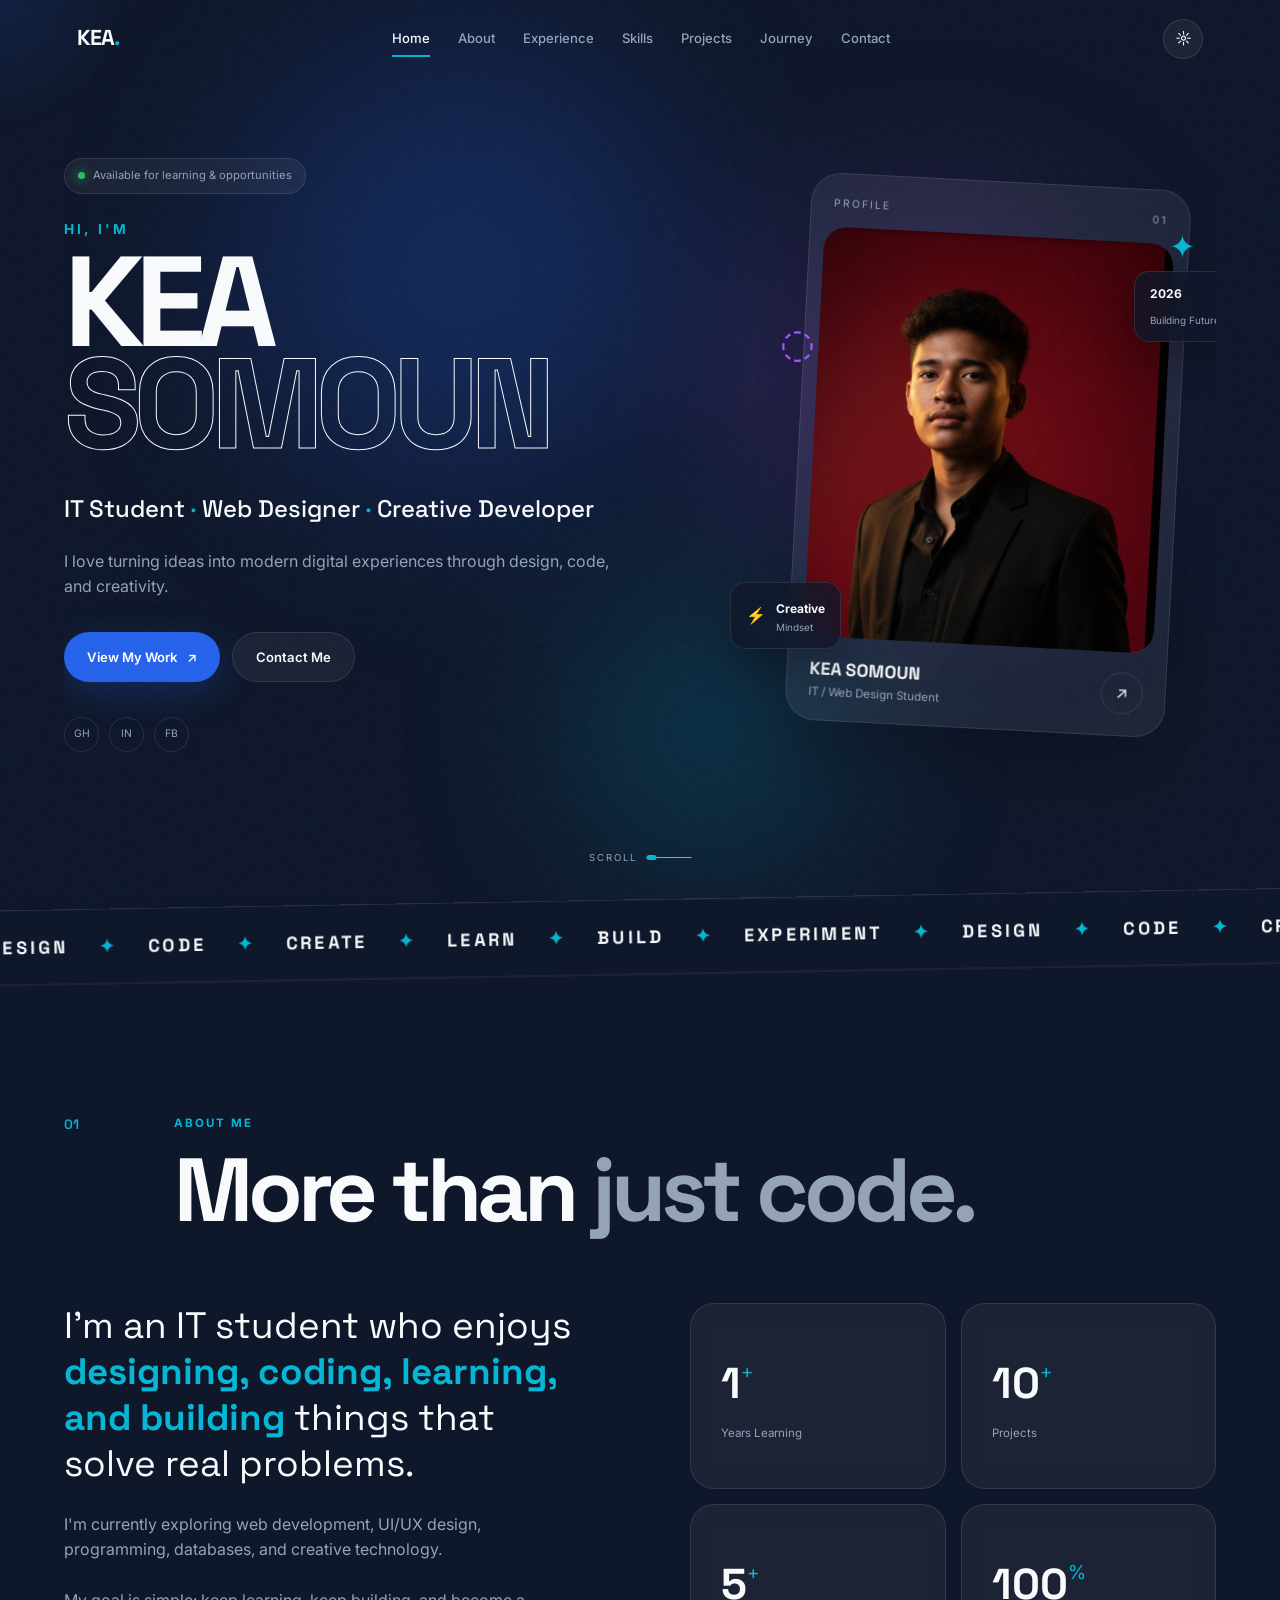
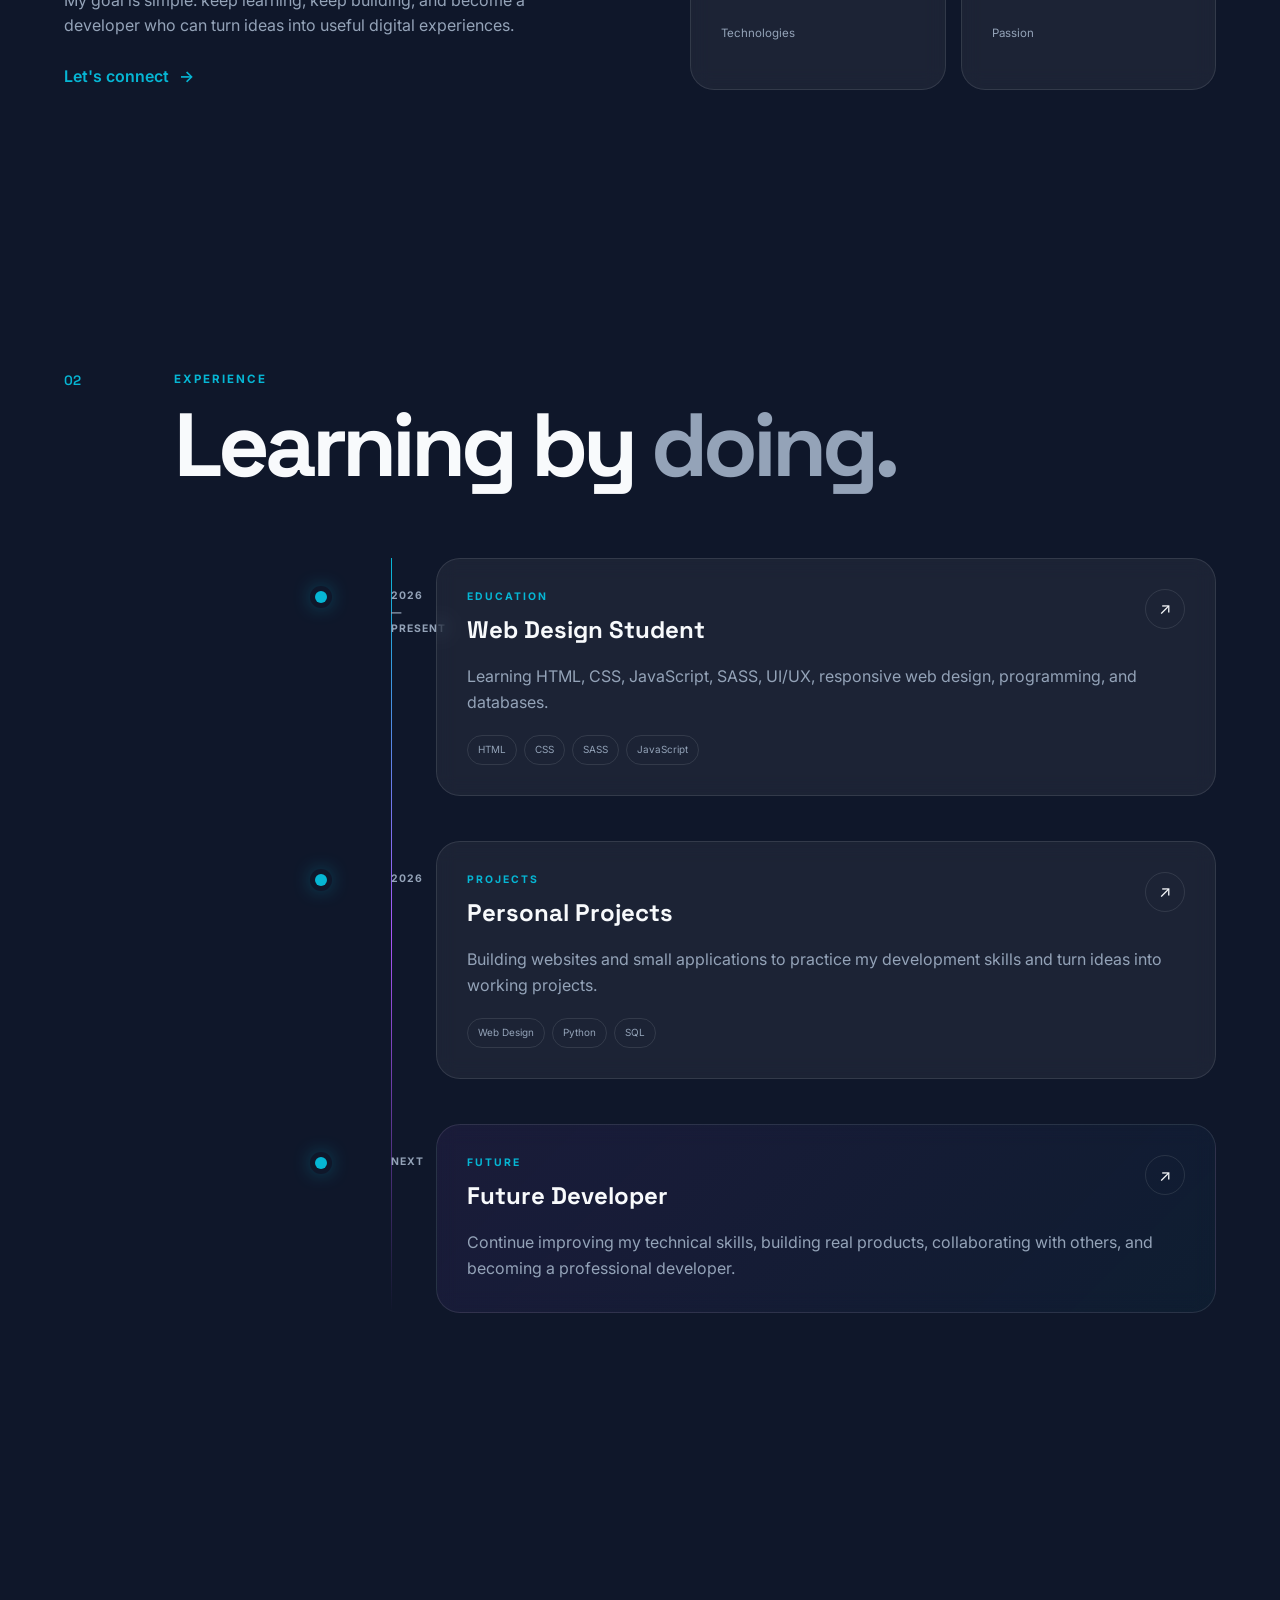
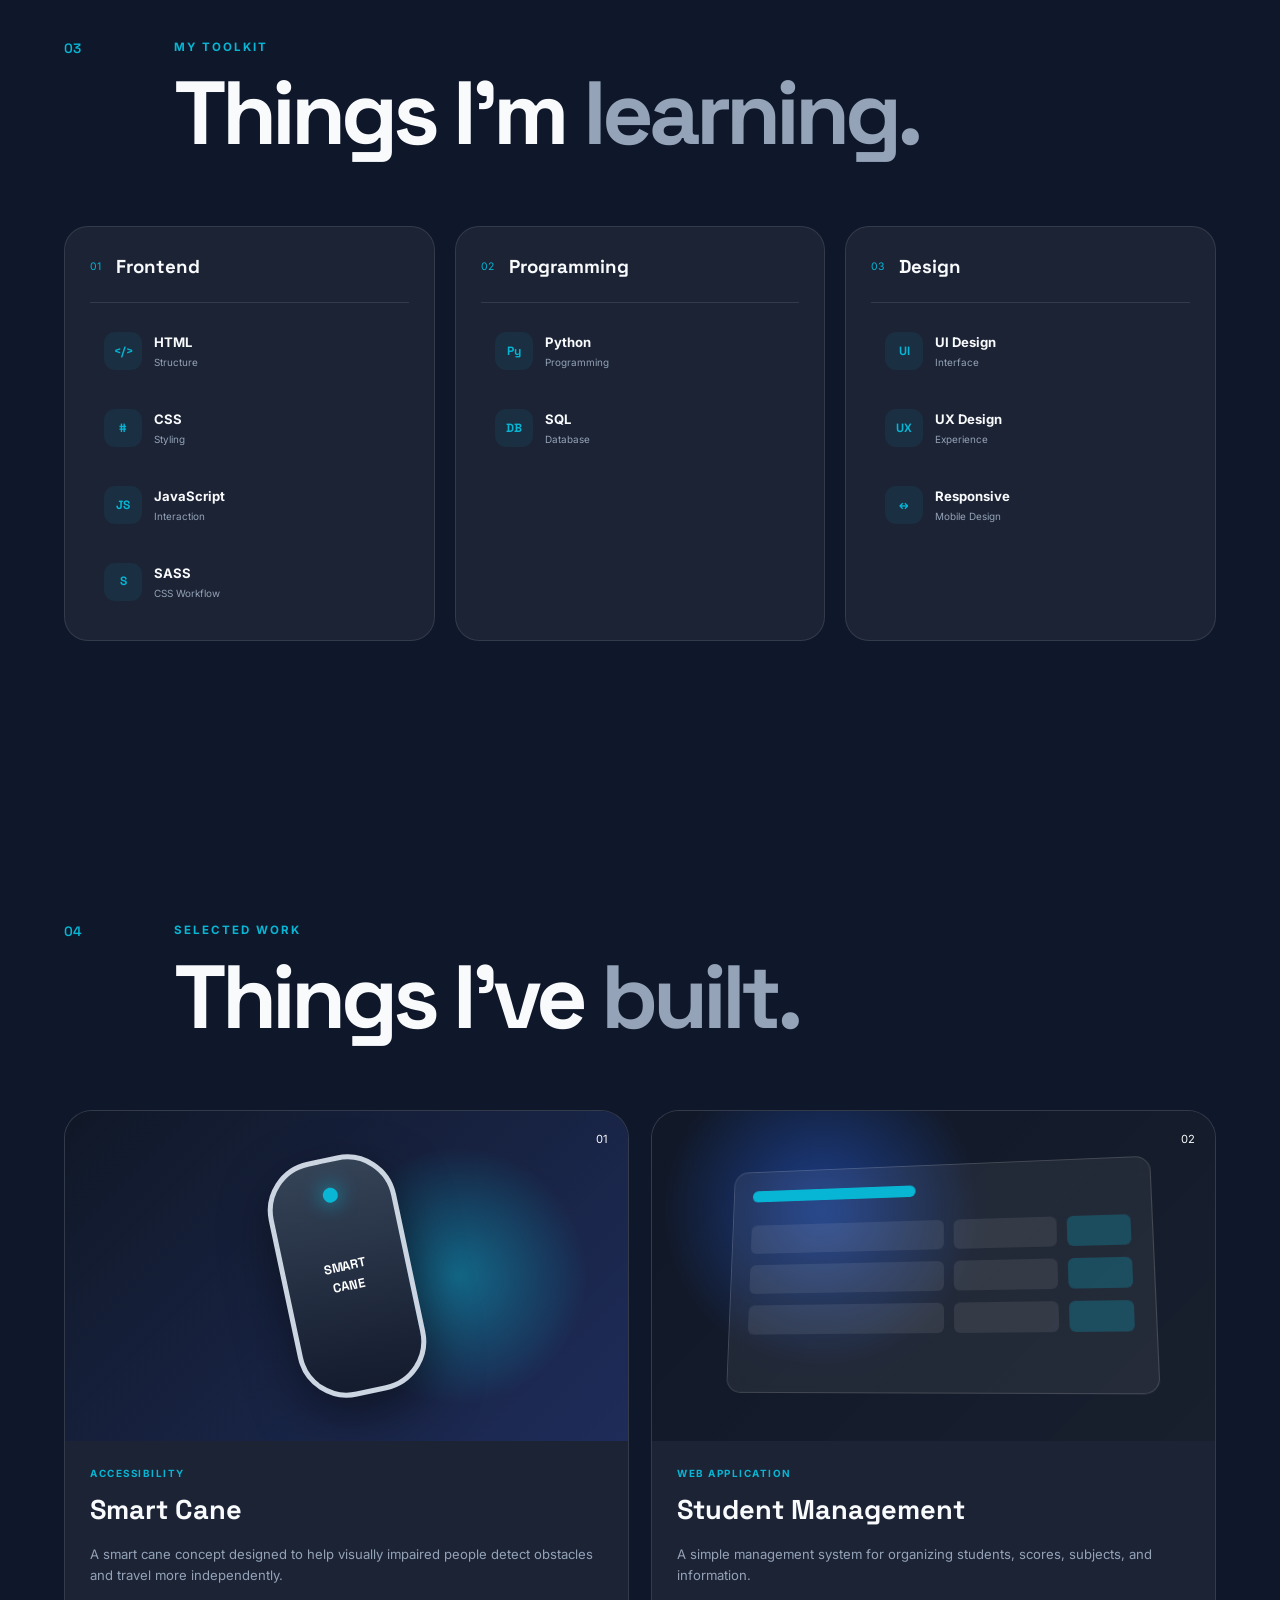
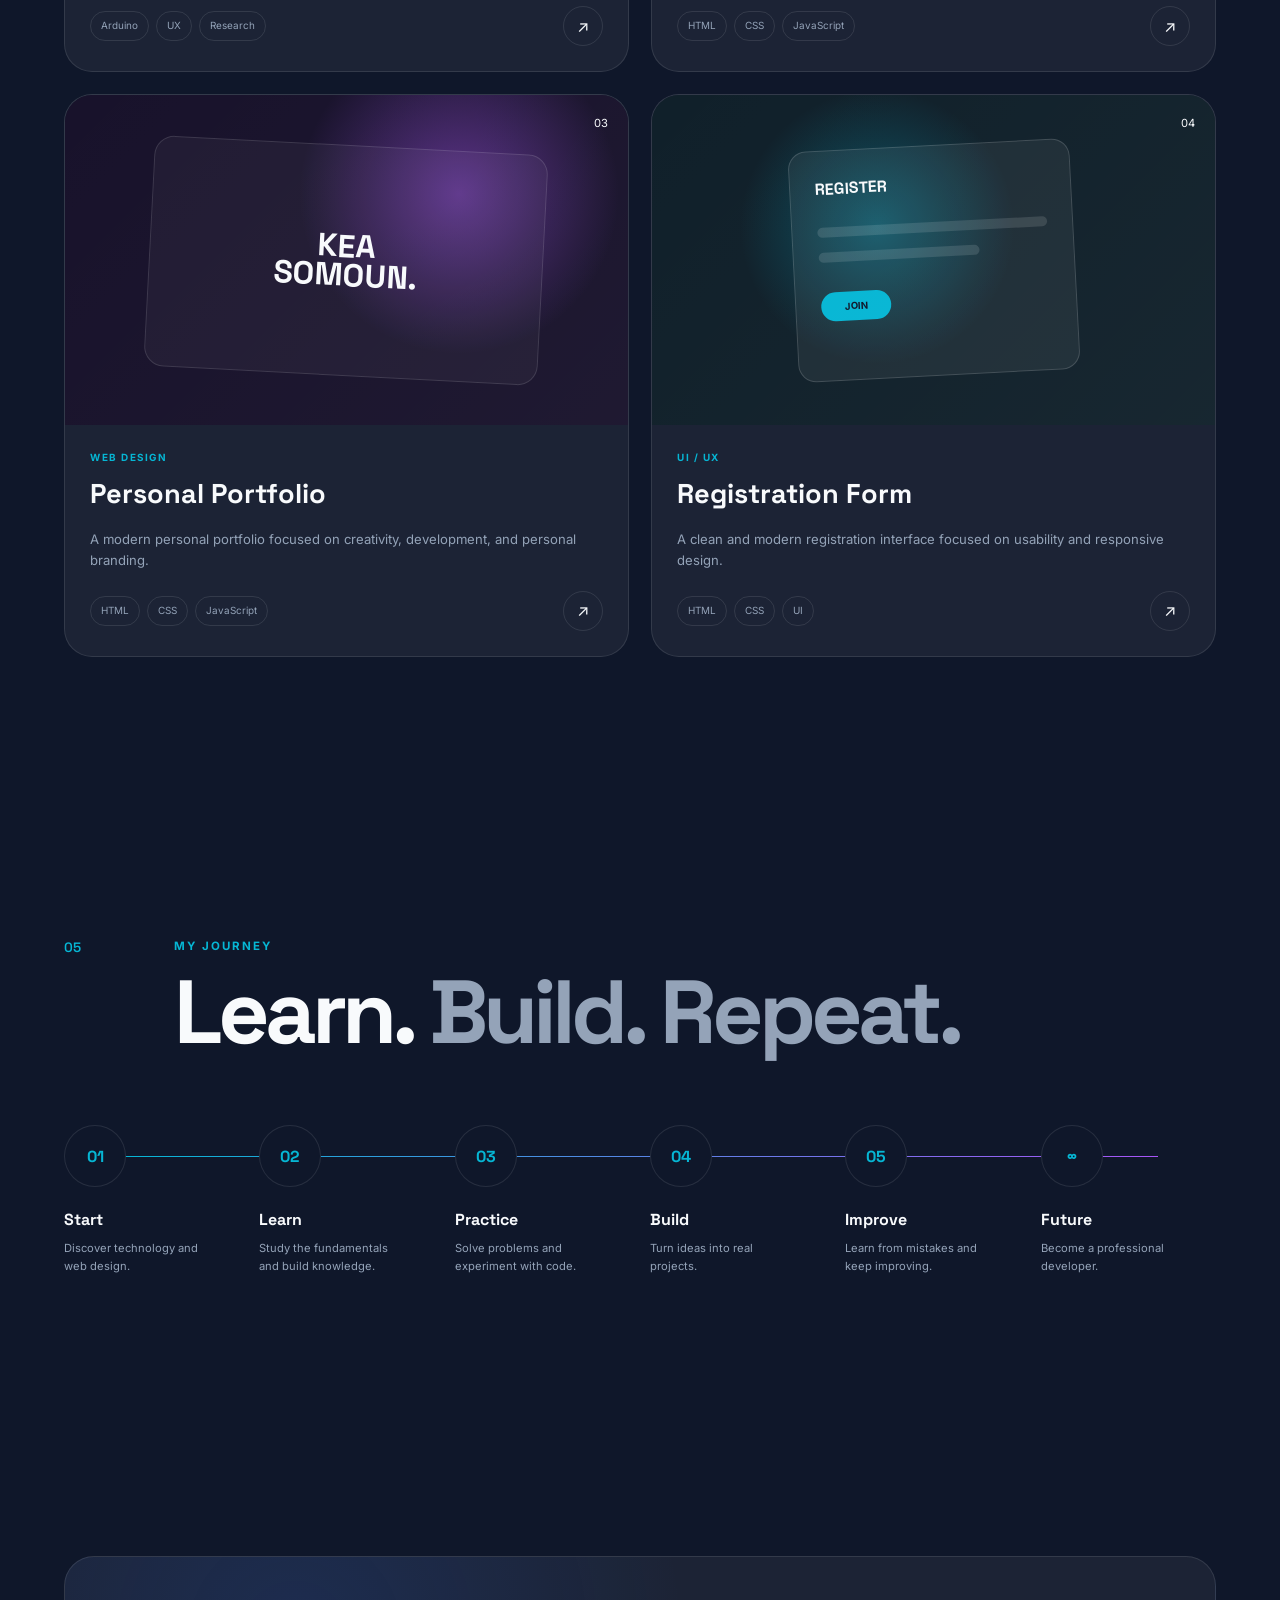
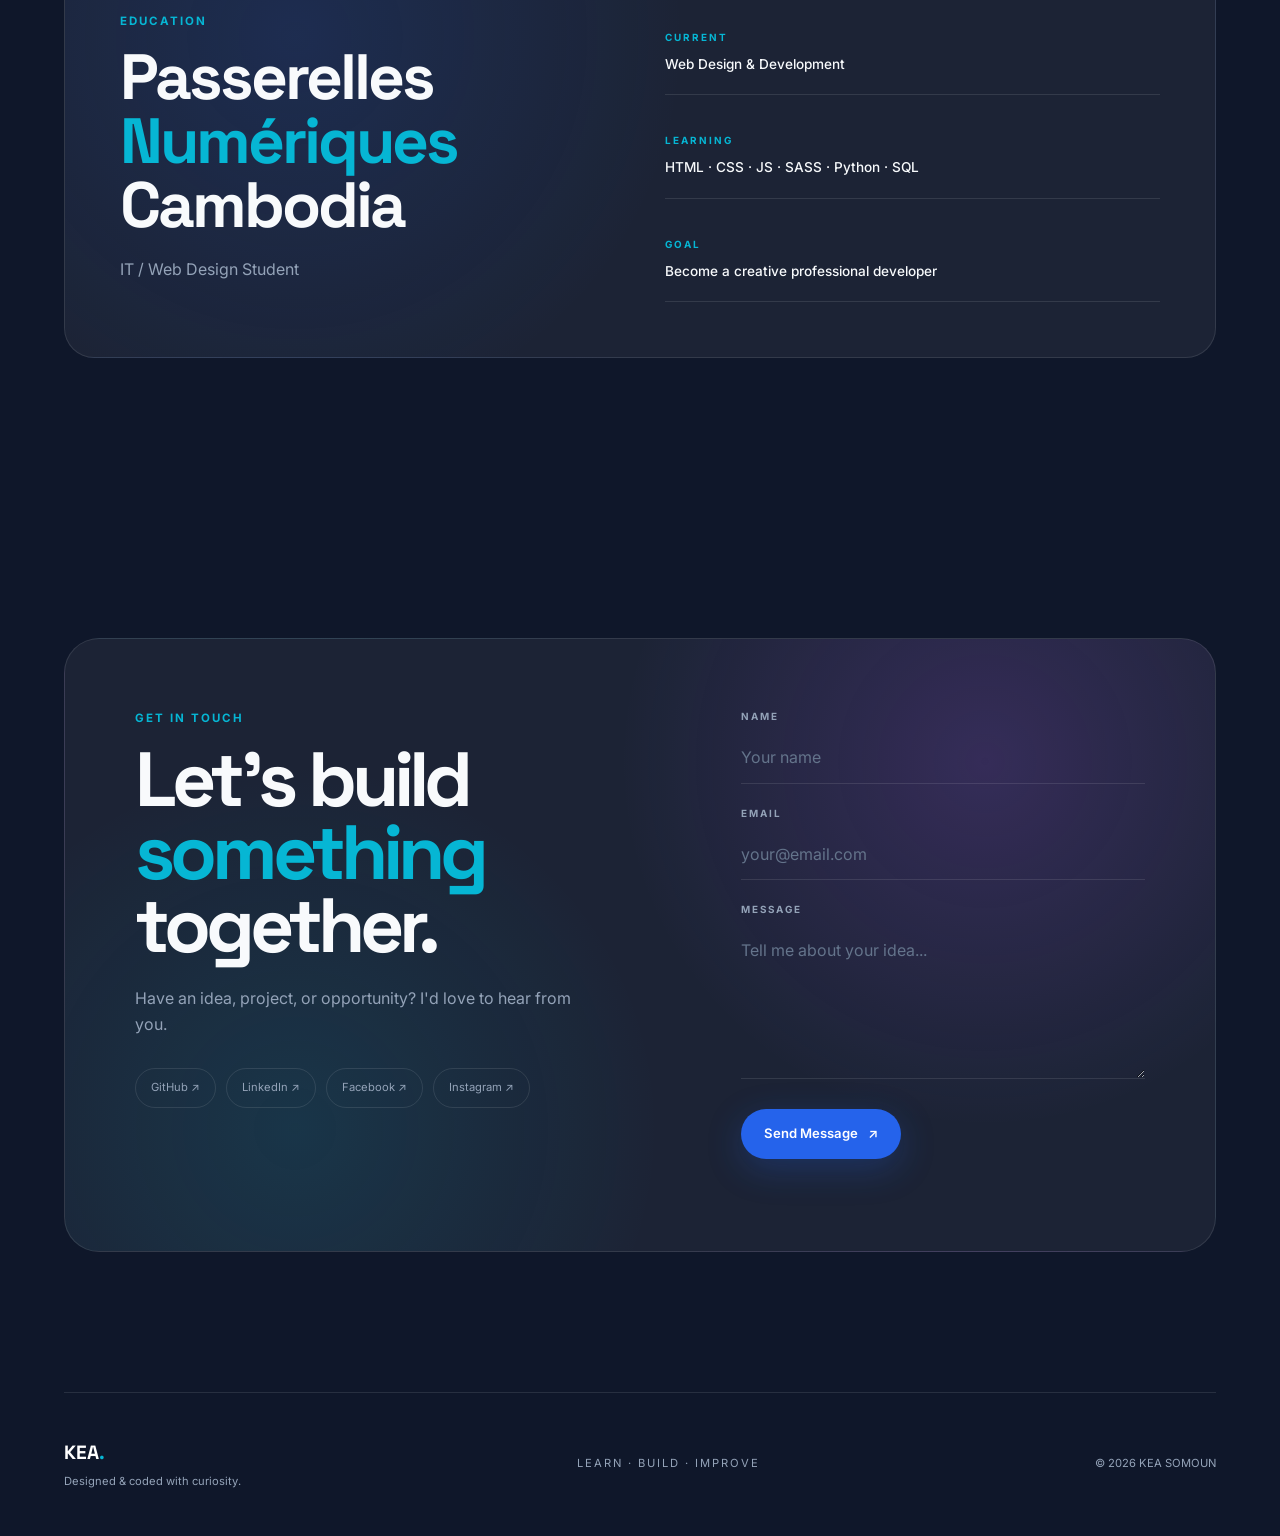
<file: index.html>
<!DOCTYPE html>
<html lang="en">
<head>
    <meta charset="UTF-8">

    <meta name="viewport"
          content="width=device-width, initial-scale=1.0">

    <meta name="description"
          content="SOMOUN KEA - IT Student, Web Designer and Creative Developer">

    <meta name="author"
          content="SOMOUN KEA">

    <title>SOMOUN KEA | IT Student & Web Designer | Cambodia</title>

    <!-- SEO Meta Tags -->
    <meta name="description" content="SOMOUN KEA - IT Student, Web Designer, and Creative Developer from Cambodia. Specialized in HTML, CSS, JavaScript, Python, and modern web design.">
    <meta name="keywords" content="web designer, web developer, IT student, creative developer, Cambodia, portfolio, HTML, CSS, JavaScript, SASS, Python">
    <meta name="author" content="SOMOUN KEA">
    <meta name="robots" content="index, follow, max-snippet:-1, max-image-preview:large, max-video-preview:-1">
    <meta name="language" content="English">
    <meta name="revisit-after" content="30 days">
    
    <!-- Open Graph Meta Tags (for social sharing) -->
    <meta property="og:title" content="SOMOUN KEA | IT Student & Web Designer">
    <meta property="og:description" content="Creative developer specializing in web design and development. Building modern digital experiences.">
    <meta property="og:type" content="website">
    <meta property="og:url" content="https://somoun-kea-portfolio.vercel.app/">
    <meta property="og:image" content="https://somoun-kea-portfolio.vercel.app/image/photo_2025-10-26_00-11-16.jpg">
    <meta property="og:locale" content="en_US">
    <meta property="og:url" content="https://somoun-kea-portfolio.vercel.app/">
    <meta property="og:image" content="https://somoun-kea-portfolio.vercel.app/image/photo_2025-10-26_00-11-16.jpg">
    
    <!-- Twitter Card Meta Tags -->
    <meta name="twitter:card" content="summary_large_image">
    <meta name="twitter:title" content="SOMOUN KEA | IT Student & Web Designer">
    <meta name="twitter:description" content="Creative developer specializing in web design and development.">
    <meta name="twitter:image" content="https://somoun-kea-portfolio.vercel.app/image/photo_2025-10-26_00-11-16.jpg">
    
    <!-- Additional Meta Tags -->
    <meta name="theme-color" content="#000000">
    <meta name="apple-mobile-web-app-capable" content="yes">
    <meta name="apple-mobile-web-app-status-bar-style" content="black">
    
    <!-- Canonical URL -->
    <link rel="canonical" href="https://somoun-kea-portfolio.vercel.app/">
    
    <!-- Favicon -->
    <link rel="icon" type="image/svg+xml" href="data:image/svg+xml,<svg xmlns='http://www.w3.org/2000/svg' viewBox='0 0 100 100'><text y='75' font-size='75' font-weight='bold'>K</text></svg>">

    <!-- Google Fonts -->
    <link rel="preconnect" href="https://fonts.googleapis.com">
    <link rel="preconnect" href="https://fonts.gstatic.com" crossorigin>

    <link href="https://fonts.googleapis.com/css2?family=Inter:wght@400;500;600;700;800&family=Space+Grotesk:wght@400;500;600;700&display=swap"
          rel="stylesheet">
    
    <!-- CSS -->
    <link rel="stylesheet" href="style.css">
    <meta name="google-site-verification" content="MkkKkWjQ0k1YsA-ufcBY_yJFdSNIAHtJhPB9A8gjr70" />
    <!-- Structured Data (JSON-LD Schema) -->
    <script type="application/ld+json">
    {
      "@context": "https://schema.org",
      "@type": "Person",
      "name": "KEA SOMOUN",
      "jobTitle": "Web Designer & Creative Developer",
      "url": "https://somoun-kea-portfolio.vercel.app/",
      "image": "https://somoun-kea-portfolio.vercel.app/image/photo_2025-10-26_00-11-16.jpg",
      "description": "IT Student, Web Designer, and Creative Developer",
      "sameAs": [
        "https://github.com/yourusername",
        "https://linkedin.com/in/yourusername",
        "https://facebook.com/yourusername"
      ],
      "knowsAbout": [
        "Web Design",
        "Web Development",
        "HTML",
        "CSS",
        "JavaScript",
        "Python",
        "SQL"
      ]
    }
    </script>
</head>

<body>

    <!-- ========================================
         CURSOR GLOW
    ========================================= -->

    <div class="cursor-glow"></div>


    <!-- ========================================
         NAVIGATION
    ========================================= -->

    <header class="navbar" id="navbar">

        <a href="#home" class="logo">
            KEA<span>.</span>
        </a>

        <nav class="nav-menu" id="navMenu">

            <a href="#home" class="nav-link active">Home</a>

            <a href="#about" class="nav-link">About</a>

            <a href="#experience" class="nav-link">Experience</a>

            <a href="#skills" class="nav-link">Skills</a>

            <a href="#projects" class="nav-link">Projects</a>

            <a href="#journey" class="nav-link">Journey</a>

            <a href="#contact" class="nav-link">Contact</a>

        </nav>


        <div class="nav-actions">

            <button
                class="theme-button"
                id="themeButton"
                aria-label="Change theme">
                ☼
            </button>

            <button
                class="menu-button"
                id="menuButton"
                aria-label="Open navigation menu"
                aria-expanded="false">

                <span></span>
                <span></span>
                <span></span>

            </button>

        </div>

    </header>



    <main>

        <!-- ========================================
             HERO
        ========================================= -->

        <section class="hero section" id="home">

            <div class="hero-background">

                <div class="gradient-orb orb-one"></div>

                <div class="gradient-orb orb-two"></div>

                <div class="gradient-orb orb-three"></div>

            </div>


            <div class="hero-content reveal">

                <div class="available-badge">

                    <span class="status-dot"></span>

                    Available for learning & opportunities

                </div>


                <p class="hero-intro">
                    HI, I'M
                </p>


                <h1 class="hero-title">

                    KEA

                    <span>SOMOUN</span>

                </h1>


                <h2 class="hero-role">

                    IT Student
                    <span>·</span>
                    Web Designer
                    <span>·</span>
                    Creative Developer

                </h2>


                <p class="hero-description">

                    I love turning ideas into modern digital
                    experiences through design, code, and creativity.

                </p>


                <div class="hero-buttons">

                    <a href="#projects"
                       class="button button-primary">

                        View My Work

                        <span>↗</span>

                    </a>


                    <a href="#contact"
                       class="button button-secondary">

                        Contact Me

                    </a>

                </div>


                <div class="hero-socials">

                    <a href="#" aria-label="GitHub">
                        GH
                    </a>

                    <a href="#" aria-label="LinkedIn">
                        IN
                    </a>

                    <a href="#" aria-label="Facebook">
                        FB
                    </a>

                </div>

            </div>


            <!-- PROFILE -->

            <div class="hero-profile reveal">

                <div class="profile-decoration decoration-one">
                    ✦
                </div>

                <div class="profile-decoration decoration-two">
                    +
                </div>

                <div class="profile-decoration decoration-three">
                    ◌
                </div>


                <div class="profile-card">

                    <div class="profile-card-top">

                        <span>
                            PROFILE
                        </span>

                        <span>
                            01
                        </span>

                    </div>


                    <div class="profile-image-wrapper">

                        <div class="profile-image-bg"></div>

                        <img
                            src="./image/photo_2025-10-26_00-11-16.jpg"
                            alt="Portrait of KEA SOMOUN"
                            class="profile-image">

                    </div>


                    <div class="profile-bottom">

                        <div>

                            <h3>
                                KEA SOMOUN
                            </h3>

                            <p>
                                IT / Web Design Student
                            </p>

                        </div>


                        <div class="profile-arrow">
                            ↗
                        </div>

                    </div>

                </div>


                <div class="floating-card floating-card-one">

                    <span>⚡</span>

                    <div>
                        <strong>Creative</strong>
                        <small>Mindset</small>
                    </div>

                </div>


                <div class="floating-card floating-card-two">

                    <strong>
                        2026
                    </strong>

                    <small>
                        Building Future
                    </small>

                </div>

            </div>


            <a href="#about" class="scroll-indicator">

                <span>
                    SCROLL
                </span>

                <div class="scroll-line"></div>

            </a>

        </section>



        <!-- ========================================
             MARQUEE
        ========================================= -->

        <section class="marquee-section">

            <div class="marquee">

                <div class="marquee-track">

                    <span>DESIGN</span>
                    <b>✦</b>

                    <span>CODE</span>
                    <b>✦</b>

                    <span>CREATE</span>
                    <b>✦</b>

                    <span>LEARN</span>
                    <b>✦</b>

                    <span>BUILD</span>
                    <b>✦</b>

                    <span>EXPERIMENT</span>
                    <b>✦</b>

                    <span>DESIGN</span>
                    <b>✦</b>

                    <span>CODE</span>
                    <b>✦</b>

                    <span>CREATE</span>
                    <b>✦</b>

                    <span>LEARN</span>
                    <b>✦</b>

                </div>

            </div>

        </section>



        <!-- ========================================
             ABOUT
        ========================================= -->

        <section class="section about-section" id="about">

            <div class="section-heading reveal">

                <div class="section-number">
                    01
                </div>

                <div>

                    <p class="eyebrow">
                        ABOUT ME
                    </p>

                    <h2>
                        More than
                        <span>just code.</span>
                    </h2>

                </div>

            </div>


            <div class="about-grid">

                <div class="about-main reveal">

                    <p class="large-text">

                        I'm an IT student who enjoys
                        <strong>designing, coding, learning,
                        and building</strong> things that solve
                        real problems.

                    </p>


                    <p>

                        I'm currently exploring web development,
                        UI/UX design, programming, databases,
                        and creative technology.

                    </p>


                    <p>

                        My goal is simple: keep learning,
                        keep building, and become a developer
                        who can turn ideas into useful digital
                        experiences.

                    </p>


                    <a href="#contact" class="text-link">

                        Let's connect

                        <span>→</span>

                    </a>

                </div>


                <div class="about-stats reveal">

                    <div class="stat-card">

                        <strong
                            class="counter"
                            data-target="1">
                            0
                        </strong>

                        <span>+</span>

                        <p>
                            Years Learning
                        </p>

                    </div>


                    <div class="stat-card">

                        <strong
                            class="counter"
                            data-target="10">
                            0
                        </strong>

                        <span>+</span>

                        <p>
                            Projects
                        </p>

                    </div>


                    <div class="stat-card">

                        <strong
                            class="counter"
                            data-target="5">
                            0
                        </strong>

                        <span>+</span>

                        <p>
                            Technologies
                        </p>

                    </div>


                    <div class="stat-card">

                        <strong
                            class="counter"
                            data-target="100">
                            0
                        </strong>

                        <span>%</span>

                        <p>
                            Passion
                        </p>

                    </div>

                </div>

            </div>

        </section>



        <!-- ========================================
             EXPERIENCE
        ========================================= -->

        <section class="section experience-section"
                 id="experience">

            <div class="section-heading reveal">

                <div class="section-number">
                    02
                </div>

                <div>

                    <p class="eyebrow">
                        EXPERIENCE
                    </p>

                    <h2>
                        Learning by
                        <span>doing.</span>
                    </h2>

                </div>

            </div>


            <div class="timeline">


                <article class="timeline-item reveal">

                    <div class="timeline-marker">

                        <span></span>

                    </div>


                    <div class="timeline-date">
                        2026 — PRESENT
                    </div>


                    <div class="timeline-card">

                        <div class="timeline-card-header">

                            <div>

                                <p class="timeline-type">
                                    EDUCATION
                                </p>

                                <h3>
                                    Web Design Student
                                </h3>

                            </div>

                            <span class="timeline-arrow">
                                ↗
                            </span>

                        </div>


                        <p>

                            Learning HTML, CSS, JavaScript,
                            SASS, UI/UX, responsive web design,
                            programming, and databases.

                        </p>


                        <div class="tag-list">

                            <span>HTML</span>
                            <span>CSS</span>
                            <span>SASS</span>
                            <span>JavaScript</span>

                        </div>

                    </div>

                </article>



                <article class="timeline-item reveal">

                    <div class="timeline-marker">

                        <span></span>

                    </div>


                    <div class="timeline-date">
                        2026
                    </div>


                    <div class="timeline-card">

                        <div class="timeline-card-header">

                            <div>

                                <p class="timeline-type">
                                    PROJECTS
                                </p>

                                <h3>
                                    Personal Projects
                                </h3>

                            </div>

                            <span class="timeline-arrow">
                                ↗
                            </span>

                        </div>


                        <p>

                            Building websites and small
                            applications to practice my
                            development skills and turn
                            ideas into working projects.

                        </p>


                        <div class="tag-list">

                            <span>Web Design</span>
                            <span>Python</span>
                            <span>SQL</span>

                        </div>

                    </div>

                </article>



                <article class="timeline-item reveal">

                    <div class="timeline-marker">

                        <span></span>

                    </div>


                    <div class="timeline-date">
                        NEXT
                    </div>


                    <div class="timeline-card future-card">

                        <div class="timeline-card-header">

                            <div>

                                <p class="timeline-type">
                                    FUTURE
                                </p>

                                <h3>
                                    Future Developer
                                </h3>

                            </div>

                            <span class="timeline-arrow">
                                ↗
                            </span>

                        </div>


                        <p>

                            Continue improving my technical
                            skills, building real products,
                            collaborating with others, and
                            becoming a professional developer.

                        </p>

                    </div>

                </article>

            </div>

        </section>



        <!-- ========================================
             SKILLS
        ========================================= -->

        <section class="section skills-section"
                 id="skills">

            <div class="section-heading reveal">

                <div class="section-number">
                    03
                </div>

                <div>

                    <p class="eyebrow">
                        MY TOOLKIT
                    </p>

                    <h2>
                        Things I'm
                        <span>learning.</span>
                    </h2>

                </div>

            </div>


            <div class="skills-categories">


                <!-- FRONTEND -->

                <div class="skill-category reveal">

                    <div class="category-header">

                        <span>
                            01
                        </span>

                        <h3>
                            Frontend
                        </h3>

                    </div>


                    <div class="skills-list">

                        <div class="skill-card">

                            <div class="skill-icon">
                                &lt;/&gt;
                            </div>

                            <div>

                                <strong>
                                    HTML
                                </strong>

                                <small>
                                    Structure
                                </small>

                            </div>

                        </div>


                        <div class="skill-card">

                            <div class="skill-icon">
                                #
                            </div>

                            <div>

                                <strong>
                                    CSS
                                </strong>

                                <small>
                                    Styling
                                </small>

                            </div>

                        </div>


                        <div class="skill-card">

                            <div class="skill-icon">
                                JS
                            </div>

                            <div>

                                <strong>
                                    JavaScript
                                </strong>

                                <small>
                                    Interaction
                                </small>

                            </div>

                        </div>


                        <div class="skill-card">

                            <div class="skill-icon">
                                S
                            </div>

                            <div>

                                <strong>
                                    SASS
                                </strong>

                                <small>
                                    CSS Workflow
                                </small>

                            </div>

                        </div>

                    </div>

                </div>



                <!-- PROGRAMMING -->

                <div class="skill-category reveal">

                    <div class="category-header">

                        <span>
                            02
                        </span>

                        <h3>
                            Programming
                        </h3>

                    </div>


                    <div class="skills-list">

                        <div class="skill-card">

                            <div class="skill-icon">
                                Py
                            </div>

                            <div>

                                <strong>
                                    Python
                                </strong>

                                <small>
                                    Programming
                                </small>

                            </div>

                        </div>


                        <div class="skill-card">

                            <div class="skill-icon">
                                DB
                            </div>

                            <div>

                                <strong>
                                    SQL
                                </strong>

                                <small>
                                    Database
                                </small>

                            </div>

                        </div>

                    </div>

                </div>



                <!-- DESIGN -->

                <div class="skill-category reveal">

                    <div class="category-header">

                        <span>
                            03
                        </span>

                        <h3>
                            Design
                        </h3>

                    </div>


                    <div class="skills-list">

                        <div class="skill-card">

                            <div class="skill-icon">
                                UI
                            </div>

                            <div>

                                <strong>
                                    UI Design
                                </strong>

                                <small>
                                    Interface
                                </small>

                            </div>

                        </div>


                        <div class="skill-card">

                            <div class="skill-icon">
                                UX
                            </div>

                            <div>

                                <strong>
                                    UX Design
                                </strong>

                                <small>
                                    Experience
                                </small>

                            </div>

                        </div>


                        <div class="skill-card">

                            <div class="skill-icon">
                                ↔
                            </div>

                            <div>

                                <strong>
                                    Responsive
                                </strong>

                                <small>
                                    Mobile Design
                                </small>

                            </div>

                        </div>

                    </div>

                </div>

            </div>

        </section>



        <!-- ========================================
             PROJECTS
        ========================================= -->

        <section class="section projects-section"
                 id="projects">

            <div class="section-heading reveal">

                <div class="section-number">
                    04
                </div>

                <div>

                    <p class="eyebrow">
                        SELECTED WORK
                    </p>

                    <h2>
                        Things I've
                        <span>built.</span>
                    </h2>

                </div>

            </div>


            <div class="project-grid">


                <!-- PROJECT 1 -->

                <article class="project-card reveal">

                    <div class="project-visual smart-cane">

                        <span class="project-number">
                            01
                        </span>

                        <div class="project-visual-content">

                            <div class="mock-device">
                                SMART
                                <br>
                                CANE
                            </div>

                        </div>

                        <div class="project-hover">
                            VIEW PROJECT ↗
                        </div>

                    </div>


                    <div class="project-info">

                        <div>

                            <p>
                                ACCESSIBILITY
                            </p>

                            <h3>
                                Smart Cane
                            </h3>

                        </div>


                        <p class="project-description">

                            A smart cane concept designed
                            to help visually impaired people
                            detect obstacles and travel more
                            independently.

                        </p>


                        <div class="project-footer">

                            <div class="tag-list">

                                <span>Arduino</span>
                                <span>UX</span>
                                <span>Research</span>

                            </div>


                            <a href="#"
                               class="project-link">
                                ↗
                            </a>

                        </div>

                    </div>

                </article>



                <!-- PROJECT 2 -->

                <article class="project-card reveal">

                    <div class="project-visual student-system">

                        <span class="project-number">
                            02
                        </span>

                        <div class="dashboard-mockup">

                            <div class="mock-header"></div>

                            <div class="mock-row">
                                <span></span>
                                <span></span>
                                <span></span>
                            </div>

                            <div class="mock-row">
                                <span></span>
                                <span></span>
                                <span></span>
                            </div>

                            <div class="mock-row">
                                <span></span>
                                <span></span>
                                <span></span>
                            </div>

                        </div>


                        <div class="project-hover">
                            VIEW PROJECT ↗
                        </div>

                    </div>


                    <div class="project-info">

                        <div>

                            <p>
                                WEB APPLICATION
                            </p>

                            <h3>
                                Student Management
                            </h3>

                        </div>


                        <p class="project-description">

                            A simple management system for
                            organizing students, scores,
                            subjects, and information.

                        </p>


                        <div class="project-footer">

                            <div class="tag-list">

                                <span>HTML</span>
                                <span>CSS</span>
                                <span>JavaScript</span>

                            </div>


                            <a href="#"
                               class="project-link">
                                ↗
                            </a>

                        </div>

                    </div>

                </article>



                <!-- PROJECT 3 -->

                <article class="project-card reveal">

                    <div class="project-visual portfolio-project">

                        <span class="project-number">
                            03
                        </span>

                        <div class="portfolio-mockup">

                            <div>
                                KEA
                                <br>
                                SOMOUN.
                            </div>

                        </div>


                        <div class="project-hover">
                            VIEW PROJECT ↗
                        </div>

                    </div>


                    <div class="project-info">

                        <div>

                            <p>
                                WEB DESIGN
                            </p>

                            <h3>
                                Personal Portfolio
                            </h3>

                        </div>


                        <p class="project-description">

                            A modern personal portfolio
                            focused on creativity, development,
                            and personal branding.

                        </p>


                        <div class="project-footer">

                            <div class="tag-list">

                                <span>HTML</span>
                                <span>CSS</span>
                                <span>JavaScript</span>

                            </div>


                            <a href="#"
                               class="project-link">
                                ↗
                            </a>

                        </div>

                    </div>

                </article>



                <!-- PROJECT 4 -->

                <article class="project-card reveal">

                    <div class="project-visual registration-project">

                        <span class="project-number">
                            04
                        </span>

                        <div class="form-mockup">

                            <div class="form-title">
                                REGISTER
                            </div>

                            <div class="form-line"></div>

                            <div class="form-line short"></div>

                            <div class="form-button">
                                JOIN
                            </div>

                        </div>


                        <div class="project-hover">
                            VIEW PROJECT ↗
                        </div>

                    </div>


                    <div class="project-info">

                        <div>

                            <p>
                                UI / UX
                            </p>

                            <h3>
                                Registration Form
                            </h3>

                        </div>


                        <p class="project-description">

                            A clean and modern registration
                            interface focused on usability
                            and responsive design.

                        </p>


                        <div class="project-footer">

                            <div class="tag-list">

                                <span>HTML</span>
                                <span>CSS</span>
                                <span>UI</span>

                            </div>


                            <a href="#"
                               class="project-link">
                                ↗
                            </a>

                        </div>

                    </div>

                </article>

            </div>

        </section>



        <!-- ========================================
             JOURNEY
        ========================================= -->

        <section class="section journey-section"
                 id="journey">

            <div class="section-heading reveal">

                <div class="section-number">
                    05
                </div>

                <div>

                    <p class="eyebrow">
                        MY JOURNEY
                    </p>

                    <h2>
                        Learn.
                        <span>Build. Repeat.</span>
                    </h2>

                </div>

            </div>


            <div class="journey-path reveal">

                <div class="journey-line"></div>


                <div class="journey-step">

                    <div class="journey-icon">
                        01
                    </div>

                    <h3>
                        Start
                    </h3>

                    <p>
                        Discover technology
                        and web design.
                    </p>

                </div>


                <div class="journey-step">

                    <div class="journey-icon">
                        02
                    </div>

                    <h3>
                        Learn
                    </h3>

                    <p>
                        Study the fundamentals
                        and build knowledge.
                    </p>

                </div>


                <div class="journey-step">

                    <div class="journey-icon">
                        03
                    </div>

                    <h3>
                        Practice
                    </h3>

                    <p>
                        Solve problems and
                        experiment with code.
                    </p>

                </div>


                <div class="journey-step">

                    <div class="journey-icon">
                        04
                    </div>

                    <h3>
                        Build
                    </h3>

                    <p>
                        Turn ideas into
                        real projects.
                    </p>

                </div>


                <div class="journey-step">

                    <div class="journey-icon">
                        05
                    </div>

                    <h3>
                        Improve
                    </h3>

                    <p>
                        Learn from mistakes
                        and keep improving.
                    </p>

                </div>


                <div class="journey-step">

                    <div class="journey-icon">
                        ∞
                    </div>

                    <h3>
                        Future
                    </h3>

                    <p>
                        Become a professional
                        developer.
                    </p>

                </div>

            </div>

        </section>



        <!-- ========================================
             EDUCATION
        ========================================= -->

        <section class="section education-section">

            <div class="education-card reveal">

                <div class="education-left">

                    <p class="eyebrow">
                        EDUCATION
                    </p>

                    <h2>
                        Passerelles
                        <span>Numériques</span>
                        Cambodia
                    </h2>

                    <p>
                        IT / Web Design Student
                    </p>

                </div>


                <div class="education-right">

                    <div class="education-item">

                        <span>
                            CURRENT
                        </span>

                        <strong>
                            Web Design & Development
                        </strong>

                    </div>


                    <div class="education-item">

                        <span>
                            LEARNING
                        </span>

                        <strong>
                            HTML · CSS · JS · SASS · Python · SQL
                        </strong>

                    </div>


                    <div class="education-item">

                        <span>
                            GOAL
                        </span>

                        <strong>
                            Become a creative professional developer
                        </strong>

                    </div>

                </div>

            </div>

        </section>



        <!-- ========================================
             CONTACT
        ========================================= -->

        <section class="section contact-section"
                 id="contact">

            <div class="contact-container reveal">

                <div class="contact-heading">

                    <p class="eyebrow">
                        GET IN TOUCH
                    </p>

                    <h2>
                        Let's build
                        <span>something</span>
                        together.
                    </h2>

                    <p>

                        Have an idea, project, or opportunity?
                        I'd love to hear from you.

                    </p>


                    <div class="social-links">

                        <a href="#">
                            GitHub ↗
                        </a>

                        <a href="#">
                            LinkedIn ↗
                        </a>

                        <a href="#">
                            Facebook ↗
                        </a>

                        <a href="#">
                            Instagram ↗
                        </a>

                    </div>

                </div>


                <form class="contact-form"
                      id="contactForm">

                    <div class="form-group">

                        <label for="name">
                            NAME
                        </label>

                        <input
                            type="text"
                            id="name"
                            name="name"
                            placeholder="Your name"
                            required>

                    </div>


                    <div class="form-group">

                        <label for="email">
                            EMAIL
                        </label>

                        <input
                            type="email"
                            id="email"
                            name="email"
                            placeholder="your@email.com"
                            required>

                    </div>


                    <div class="form-group">

                        <label for="message">
                            MESSAGE
                        </label>

                        <textarea
                            id="message"
                            name="message"
                            rows="5"
                            placeholder="Tell me about your idea..."
                            required></textarea>

                    </div>


                    <button
                        type="submit"
                        class="button button-primary submit-button">

                        Send Message

                        <span>↗</span>

                    </button>


                    <p class="form-message"
                       id="formMessage">
                    </p>

                </form>

            </div>

        </section>

    </main>



    <!-- ========================================
         FOOTER
    ========================================= -->

    <footer class="footer">

        <div>

            <a href="#home" class="footer-logo">
                KEA<span>.</span>
            </a>

            <p>
                Designed & coded with curiosity.
            </p>

        </div>


        <div class="footer-center">

            LEARN · BUILD · IMPROVE

        </div>


        <div>

            <p>
                © 2026 KEA SOMOUN
            </p>

        </div>

    </footer>



    <!-- ========================================
         BACK TO TOP
    ========================================= -->

    <button
        class="back-to-top"
        id="backToTop"
        aria-label="Back to top">

        ↑

    </button>


    <!-- JavaScript -->

    <script src="script.js"></script>

</body>
</html>
</file>
<file: style.css>
/* =====================================================
   1. VARIABLES
===================================================== */

:root {

    --bg: #0f172a;

    --bg-secondary: #111827;

    --card: rgba(255, 255, 255, 0.055);

    --card-hover: rgba(255, 255, 255, 0.09);

    --blue: #2563eb;

    --cyan: #06b6d4;

    --purple: #a855f7;

    --white: #f8fafc;

    --gray: #94a3b8;

    --dark-gray: #64748b;

    --border: rgba(255, 255, 255, 0.1);

    --glass: rgba(15, 23, 42, 0.72);

    --radius: 24px;

    --transition: 0.4s ease;

}


/* =====================================================
   2. RESET
===================================================== */

* {

    margin: 0;

    padding: 0;

    box-sizing: border-box;

}


html {

    scroll-behavior: smooth;

    scroll-padding-top: 100px;

}


body {

    font-family: "Inter", sans-serif;

    background: var(--bg);

    color: var(--white);

    line-height: 1.6;

    overflow-x: hidden;

}


body::before {

    content: "";

    position: fixed;

    inset: 0;

    pointer-events: none;

    opacity: 0.025;

    z-index: 9999;

    background-image:
        url("data:image/svg+xml,%3Csvg viewBox='0 0 180 180' xmlns='http://www.w3.org/2000/svg'%3E%3Cfilter id='n'%3E%3CfeTurbulence type='fractalNoise' baseFrequency='.9' numOctaves='4' stitchTiles='stitch'/%3E%3C/filter%3E%3Crect width='100%25' height='100%25' filter='url(%23n)' opacity='.8'/%3E%3C/svg%3E");

}


a {

    color: inherit;

    text-decoration: none;

}


button,
input,
textarea {

    font: inherit;

}


button {

    cursor: pointer;

}


img {

    max-width: 100%;

    display: block;

}


/* =====================================================
   3. SCROLLBAR
===================================================== */

::-webkit-scrollbar {

    width: 8px;

}


::-webkit-scrollbar-track {

    background: var(--bg);

}


::-webkit-scrollbar-thumb {

    background: var(--blue);

    border-radius: 20px;

}


/* =====================================================
   4. NAVBAR
===================================================== */

.navbar {

    position: fixed;

    top: 0;

    left: 0;

    width: 100%;

    height: 78px;

    padding: 0 6%;

    display: flex;

    align-items: center;

    justify-content: space-between;

    z-index: 1000;

    border-bottom: 1px solid transparent;

    transition: var(--transition);

}


.navbar.scrolled {

    background: var(--glass);

    backdrop-filter: blur(20px);

    -webkit-backdrop-filter: blur(20px);

    border-color: var(--border);

}


.logo {

    font-family: "Space Grotesk", sans-serif;

    font-size: 1.35rem;

    font-weight: 700;

    letter-spacing: -1px;

}


.logo span,
.footer-logo span {

    color: var(--cyan);

}


.nav-menu {

    display: flex;

    align-items: center;

    gap: 28px;

}


.nav-link {

    position: relative;

    color: var(--gray);

    font-size: 0.82rem;

    font-weight: 500;

    transition: var(--transition);

}


.nav-link:hover,
.nav-link.active {

    color: var(--white);

}


.nav-link::after {

    content: "";

    position: absolute;

    width: 0;

    height: 2px;

    left: 50%;

    bottom: -8px;

    transform: translateX(-50%);

    background: var(--cyan);

    transition: var(--transition);

}


.nav-link:hover::after,
.nav-link.active::after {

    width: 100%;

}


.nav-actions {

    display: flex;

    align-items: center;

    gap: 10px;

}


.theme-button {

    width: 40px;

    height: 40px;

    border: 1px solid var(--border);

    background: var(--card);

    color: var(--white);

    border-radius: 50%;

    transition: var(--transition);

}


.theme-button:hover {

    transform: rotate(25deg);

    border-color: var(--cyan);

}


.menu-button {

    width: 42px;

    height: 42px;

    display: none;

    flex-direction: column;

    justify-content: center;

    align-items: center;

    gap: 5px;

    border: 1px solid var(--border);

    background: var(--card);

    border-radius: 50%;

}


.menu-button span {

    width: 17px;

    height: 2px;

    background: var(--white);

    transition: var(--transition);

}


/* =====================================================
   5. GENERAL
===================================================== */

.section {

    width: min(1180px, 90%);

    margin: auto;

    padding: 140px 0;

}


.section-heading {

    display: grid;

    grid-template-columns: 80px 1fr;

    gap: 30px;

    margin-bottom: 70px;

}


.section-number {

    color: var(--cyan);

    font-family: "Space Grotesk", sans-serif;

    font-weight: 600;

    font-size: 0.85rem;

}


.eyebrow {

    color: var(--cyan);

    font-size: 0.72rem;

    font-weight: 700;

    letter-spacing: 2px;

    margin-bottom: 15px;

}


.section-heading h2 {

    max-width: 800px;

    font-family: "Space Grotesk", sans-serif;

    font-size: clamp(3rem, 7vw, 6rem);

    line-height: 0.95;

    letter-spacing: -5px;

}


.section-heading h2 span {

    color: var(--gray);

}


/* =====================================================
   6. CURSOR GLOW
===================================================== */

.cursor-glow {

    position: fixed;

    width: 280px;

    height: 280px;

    border-radius: 50%;

    pointer-events: none;

    background: radial-gradient(
        circle,
        rgba(37, 99, 235, 0.12),
        transparent 65%
    );

    transform: translate(-50%, -50%);

    z-index: 0;

}


/* =====================================================
   7. HERO
===================================================== */

.hero {

    min-height: 100vh;

    position: relative;

    display: grid;

    grid-template-columns: 1.15fr 0.85fr;

    align-items: center;

    gap: 80px;

    padding-top: 150px;

    overflow: hidden;

}


.hero-background {

    position: absolute;

    inset: 0;

    overflow: hidden;

    pointer-events: none;

}


.gradient-orb {

    position: absolute;

    border-radius: 50%;

    filter: blur(100px);

    opacity: 0.25;

    animation: orbFloat 8s ease-in-out infinite;

}


.orb-one {

    width: 450px;

    height: 450px;

    background: var(--blue);

    top: 5%;

    left: 15%;

}


.orb-two {

    width: 350px;

    height: 350px;

    background: var(--purple);

    right: 10%;

    top: 25%;

    animation-delay: -2s;

}


.orb-three {

    width: 250px;

    height: 250px;

    background: var(--cyan);

    bottom: 5%;

    left: 45%;

    animation-delay: -4s;

}


@keyframes orbFloat {

    0%,
    100% {

        transform: translate(0, 0) scale(1);

    }

    50% {

        transform: translate(30px, -30px) scale(1.08);

    }

}


.hero-content,
.hero-profile {

    position: relative;

    z-index: 2;

}


.available-badge {

    width: fit-content;

    display: flex;

    align-items: center;

    gap: 8px;

    padding: 8px 13px;

    margin-bottom: 25px;

    background: var(--card);

    border: 1px solid var(--border);

    border-radius: 100px;

    color: var(--gray);

    font-size: 0.7rem;

    backdrop-filter: blur(10px);

}


.status-dot {

    width: 7px;

    height: 7px;

    border-radius: 50%;

    background: #22c55e;

    box-shadow: 0 0 12px #22c55e;

    animation: pulse 2s infinite;

}


@keyframes pulse {

    0%,
    100% {

        opacity: 1;

        transform: scale(1);

    }

    50% {

        opacity: 0.5;

        transform: scale(0.75);

    }

}


.hero-intro {

    color: var(--cyan);

    font-size: 0.85rem;

    font-weight: 700;

    letter-spacing: 3px;

    margin-bottom: 10px;

}


.hero-title {

    font-family: "Space Grotesk", sans-serif;

    font-size: clamp(4.5rem, 10vw, 9.5rem);

    line-height: 0.8;

    letter-spacing: -9px;

}


.hero-title span {

    display: block;

    color: transparent;

    -webkit-text-stroke: 1px var(--white);

}


.hero-role {

    margin-top: 35px;

    font-family: "Space Grotesk", sans-serif;

    font-size: clamp(1rem, 2vw, 1.5rem);

    font-weight: 500;

}


.hero-role span {

    color: var(--cyan);

}


.hero-description {

    max-width: 570px;

    margin-top: 20px;

    color: var(--gray);

}


.hero-buttons {

    display: flex;

    gap: 12px;

    margin-top: 32px;

}


.button {

    display: inline-flex;

    align-items: center;

    justify-content: center;

    gap: 10px;

    min-height: 50px;

    padding: 0 23px;

    border-radius: 100px;

    font-size: 0.82rem;

    font-weight: 600;

    transition: var(--transition);

}


.button-primary {

    color: #fff;

    background: var(--blue);

    box-shadow: 0 10px 35px rgba(37, 99, 235, 0.25);

}


.button-primary:hover {

    transform: translateY(-4px);

    box-shadow: 0 15px 45px rgba(37, 99, 235, 0.45);

}


.button-secondary {

    border: 1px solid var(--border);

    background: var(--card);

    backdrop-filter: blur(10px);

}


.button-secondary:hover {

    transform: translateY(-4px);

    border-color: var(--cyan);

}


.hero-socials {

    display: flex;

    gap: 10px;

    margin-top: 35px;

}


.hero-socials a {

    width: 35px;

    height: 35px;

    display: grid;

    place-items: center;

    border: 1px solid var(--border);

    border-radius: 50%;

    color: var(--gray);

    font-size: 0.65rem;

    transition: var(--transition);

}


.hero-socials a:hover {

    color: white;

    background: var(--blue);

    border-color: var(--blue);

    transform: translateY(-4px);

}


/* =====================================================
   8. PROFILE CARD
===================================================== */

.hero-profile {

    display: flex;

    align-items: center;

    justify-content: center;

    min-height: 520px;

}


.profile-card {

    width: min(380px, 100%);

    padding: 14px;

    background: rgba(255,255,255,0.06);

    border: 1px solid var(--border);

    border-radius: 30px;

    backdrop-filter: blur(15px);

    transform: rotate(3deg);

    transition: 0.6s ease;

    box-shadow:
        0 30px 80px rgba(0,0,0,0.25);

}


.profile-card:hover {

    transform: rotate(0) translateY(-10px);

}


.profile-card-top {

    display: flex;

    justify-content: space-between;

    padding: 8px 8px 14px;

    color: var(--gray);

    font-size: 0.65rem;

    letter-spacing: 2px;

}


.profile-image-wrapper {

    position: relative;

    height: 410px;

    overflow: hidden;

    border-radius: 22px;

    background: linear-gradient(
        135deg,
        var(--blue),
        var(--purple)
    );

}


.profile-image-bg {

    position: absolute;

    width: 220px;

    height: 220px;

    border-radius: 50%;

    background: var(--cyan);

    filter: blur(80px);

    opacity: 0.5;

    top: 20%;

    left: 30%;

}


.profile-image {

    position: relative;

    width: 100%;

    height: 100%;

    object-fit: cover;

    z-index: 1;

}


.profile-bottom {

    display: flex;

    align-items: center;

    justify-content: space-between;

    padding: 18px 8px 5px;

}


.profile-bottom h3 {

    font-family: "Space Grotesk", sans-serif;

    font-size: 1.1rem;

}


.profile-bottom p {

    color: var(--gray);

    font-size: 0.72rem;

}


.profile-arrow {

    width: 42px;

    height: 42px;

    display: grid;

    place-items: center;

    border: 1px solid var(--border);

    border-radius: 50%;

}


.profile-decoration {

    position: absolute;

    z-index: 3;

    color: var(--cyan);

    animation: decorationFloat 4s ease-in-out infinite;

}


.decoration-one {

    top: 40px;

    right: 20px;

    font-size: 2rem;

}


.decoration-two {

    bottom: 80px;

    left: 0;

    font-size: 2rem;

    animation-delay: -1s;

}


.decoration-three {

    top: 130px;

    left: 20px;

    color: var(--purple);

    font-size: 2.5rem;

    animation-delay: -2s;

}


@keyframes decorationFloat {

    0%,
    100% {

        transform: translateY(0) rotate(0);

    }

    50% {

        transform: translateY(-15px) rotate(10deg);

    }

}


.floating-card {

    position: absolute;

    z-index: 5;

    padding: 12px 15px;

    display: flex;

    align-items: center;

    gap: 10px;

    background: rgba(15,23,42,0.8);

    border: 1px solid var(--border);

    border-radius: 15px;

    backdrop-filter: blur(15px);

    box-shadow: 0 15px 40px rgba(0,0,0,0.25);

    animation: cardFloat 5s ease-in-out infinite;

}


.floating-card-one {

    left: -30px;

    bottom: 80px;

}


.floating-card-two {

    right: -20px;

    top: 90px;

    flex-direction: column;

    align-items: flex-start;

    animation-delay: -2s;

}


.floating-card strong {

    font-size: 0.75rem;

}


.floating-card small {

    display: block;

    color: var(--gray);

    font-size: 0.62rem;

}


@keyframes cardFloat {

    0%,
    100% {

        transform: translateY(0);

    }

    50% {

        transform: translateY(-12px);

    }

}


.scroll-indicator {

    position: absolute;

    bottom: 35px;

    left: 50%;

    transform: translateX(-50%);

    display: flex;

    align-items: center;

    gap: 10px;

    color: var(--gray);

    font-size: 0.6rem;

    letter-spacing: 2px;

}


.scroll-line {

    width: 45px;

    height: 1px;

    background: var(--gray);

    position: relative;

}


.scroll-line::after {

    content: "";

    position: absolute;

    left: 0;

    top: -2px;

    width: 10px;

    height: 5px;

    border-radius: 20px;

    background: var(--cyan);

    animation: scrollMove 2s infinite;

}


@keyframes scrollMove {

    0% {

        left: 0;

    }

    100% {

        left: 35px;

    }

}


/* =====================================================
   9. MARQUEE
===================================================== */

.marquee-section {

    overflow: hidden;

    border-top: 1px solid var(--border);

    border-bottom: 1px solid var(--border);

    transform: rotate(-1deg) scale(1.02);

}


.marquee {

    overflow: hidden;

    padding: 22px 0;

}


.marquee-track {

    width: max-content;

    display: flex;

    align-items: center;

    gap: 30px;

    animation: marquee 25s linear infinite;

    font-family: "Space Grotesk", sans-serif;

    font-size: 1.1rem;

    font-weight: 700;

    letter-spacing: 3px;

}


.marquee-track b {

    color: var(--cyan);

}


@keyframes marquee {

    to {

        transform: translateX(-50%);

    }

}


/* =====================================================
   10. ABOUT
===================================================== */

.about-grid {

    display: grid;

    grid-template-columns: 1fr 1fr;

    gap: 100px;

}


.about-main {

    max-width: 650px;

}


.about-main p {

    color: var(--gray);

    margin-bottom: 25px;

}


.about-main .large-text {

    color: var(--white);

    font-family: "Space Grotesk", sans-serif;

    font-size: clamp(1.5rem, 3vw, 2.3rem);

    line-height: 1.25;

}


.about-main strong {

    color: var(--cyan);

}


.text-link {

    display: inline-flex;

    align-items: center;

    gap: 10px;

    color: var(--cyan);

    font-weight: 600;

}


.text-link span {

    transition: var(--transition);

}


.text-link:hover span {

    transform: translateX(7px);

}


.about-stats {

    display: grid;

    grid-template-columns: 1fr 1fr;

    gap: 15px;

}


.stat-card {

    padding: 30px;

    min-height: 160px;

    display: flex;

    flex-wrap: wrap;

    align-content: center;

    border: 1px solid var(--border);

    background: var(--card);

    border-radius: var(--radius);

    backdrop-filter: blur(10px);

    transition: var(--transition);

}


.stat-card:hover {

    transform: translateY(-8px);

    background: var(--card-hover);

    border-color: rgba(6,182,212,0.4);

}


.stat-card strong {

    font-family: "Space Grotesk", sans-serif;

    font-size: 2.7rem;

}


.stat-card > span {

    align-self: flex-start;

    margin-top: 7px;

    color: var(--cyan);

    font-size: 1.2rem;

}


.stat-card p {

    width: 100%;

    color: var(--gray);

    font-size: 0.72rem;

    margin-top: 5px;

}


/* =====================================================
   11. EXPERIENCE
===================================================== */

.timeline {

    position: relative;

    max-width: 950px;

    margin-left: auto;

}


.timeline::before {

    content: "";

    position: absolute;

    top: 0;

    bottom: 0;

    left: 125px;

    width: 1px;

    background: linear-gradient(
        to bottom,
        var(--cyan),
        var(--purple),
        transparent
    );

}


.timeline-item {

    position: relative;

    display: grid;

    grid-template-columns: 110px 30px 1fr;

    gap: 15px;

    margin-bottom: 45px;

}


.timeline-date {

    padding-top: 30px;

    color: var(--gray);

    font-size: 0.65rem;

    font-weight: 700;

    letter-spacing: 1px;

}


.timeline-marker {

    position: relative;

    display: flex;

    justify-content: center;

    padding-top: 33px;

    z-index: 2;

}


.timeline-marker span {

    width: 12px;

    height: 12px;

    border-radius: 50%;

    background: var(--cyan);

    box-shadow:
        0 0 0 5px var(--bg),
        0 0 20px var(--cyan);

}


.timeline-card {

    padding: 30px;

    border: 1px solid var(--border);

    border-radius: var(--radius);

    background: var(--card);

    backdrop-filter: blur(10px);

    transition: var(--transition);

}


.timeline-card:hover {

    transform: translateY(-7px);

    border-color: rgba(6,182,212,0.4);

    box-shadow: 0 20px 50px rgba(0,0,0,0.2);

}


.future-card {

    background:
        linear-gradient(
            135deg,
            rgba(168,85,247,0.08),
            rgba(6,182,212,0.04)
        );

}


.timeline-card-header {

    display: flex;

    justify-content: space-between;

    gap: 20px;

}


.timeline-type {

    color: var(--cyan);

    font-size: 0.65rem;

    font-weight: 700;

    letter-spacing: 2px;

}


.timeline-card h3 {

    margin-top: 5px;

    font-family: "Space Grotesk", sans-serif;

    font-size: 1.5rem;

}


.timeline-arrow {

    width: 40px;

    height: 40px;

    display: grid;

    place-items: center;

    border: 1px solid var(--border);

    border-radius: 50%;

    transition: var(--transition);

}


.timeline-card:hover .timeline-arrow {

    background: var(--cyan);

    color: var(--bg);

}


.timeline-card > p {

    margin-top: 15px;

    color: var(--gray);

}


.tag-list {

    display: flex;

    flex-wrap: wrap;

    gap: 7px;

    margin-top: 20px;

}


.tag-list span {

    padding: 6px 10px;

    border: 1px solid var(--border);

    border-radius: 100px;

    color: var(--gray);

    font-size: 0.62rem;

}


/* =====================================================
   12. SKILLS
===================================================== */

.skills-categories {

    display: grid;

    grid-template-columns: repeat(3, 1fr);

    gap: 20px;

}


.skill-category {

    padding: 25px;

    border: 1px solid var(--border);

    border-radius: var(--radius);

    background: var(--card);

}


.category-header {

    display: flex;

    align-items: center;

    gap: 15px;

    padding-bottom: 20px;

    margin-bottom: 15px;

    border-bottom: 1px solid var(--border);

}


.category-header > span {

    color: var(--cyan);

    font-size: 0.65rem;

}


.category-header h3 {

    font-family: "Space Grotesk", sans-serif;

}


.skills-list {

    display: grid;

    gap: 10px;

}


.skill-card {

    display: flex;

    align-items: center;

    gap: 12px;

    padding: 13px;

    border: 1px solid transparent;

    border-radius: 15px;

    transition: var(--transition);

}


.skill-card:hover {

    transform: translateX(5px);

    background: var(--card-hover);

    border-color: var(--border);

}


.skill-icon {

    width: 38px;

    height: 38px;

    display: grid;

    place-items: center;

    border-radius: 11px;

    color: var(--cyan);

    background: rgba(6,182,212,0.08);

    font-family: "Space Grotesk", sans-serif;

    font-size: 0.75rem;

    font-weight: 700;

    transition: var(--transition);

}


.skill-card:hover .skill-icon {

    transform: rotate(-8deg) scale(1.1);

    background: var(--cyan);

    color: var(--bg);

}


.skill-card strong {

    display: block;

    font-size: 0.82rem;

}


.skill-card small {

    display: block;

    margin-top: 2px;

    color: var(--gray);

    font-size: 0.62rem;

}


/* =====================================================
   13. PROJECTS
===================================================== */

.project-grid {

    display: grid;

    grid-template-columns: 1fr 1fr;

    gap: 22px;

}


.project-card {

    overflow: hidden;

    border: 1px solid var(--border);

    border-radius: 28px;

    background: var(--card);

    transition: 0.5s ease;

}


.project-card:hover {

    transform: translateY(-10px);

    border-color: rgba(255,255,255,0.2);

    box-shadow: 0 25px 60px rgba(0,0,0,0.25);

}


.project-visual {

    position: relative;

    height: 330px;

    overflow: hidden;

}


.project-number {

    position: absolute;

    top: 20px;

    right: 20px;

    z-index: 3;

    font-size: 0.7rem;

}


.smart-cane {

    background:
        radial-gradient(
            circle at 70% 50%,
            rgba(6,182,212,0.45),
            transparent 30%
        ),
        linear-gradient(
            135deg,
            #101827,
            #172554
        );

}


.student-system {

    background:
        radial-gradient(
            circle at 30% 30%,
            rgba(37,99,235,0.5),
            transparent 35%
        ),
        #111827;

}


.portfolio-project {

    background:
        radial-gradient(
            circle at 70% 30%,
            rgba(168,85,247,0.45),
            transparent 35%
        ),
        #18122b;

}


.registration-project {

    background:
        radial-gradient(
            circle at 40% 40%,
            rgba(6,182,212,0.35),
            transparent 35%
        ),
        #10202a;

}


.project-visual::after {

    content: "";

    position: absolute;

    inset: 0;

    background: linear-gradient(
        135deg,
        transparent,
        rgba(255,255,255,0.03)
    );

}


.project-hover {

    position: absolute;

    inset: 0;

    display: grid;

    place-items: center;

    z-index: 5;

    background: rgba(15,23,42,0.55);

    backdrop-filter: blur(6px);

    opacity: 0;

    transition: var(--transition);

    font-size: 0.75rem;

    font-weight: 700;

}


.project-card:hover .project-hover {

    opacity: 1;

}


.mock-device {

    position: absolute;

    left: 50%;

    top: 50%;

    transform: translate(-50%, -50%) rotate(-12deg);

    width: 130px;

    height: 240px;

    display: grid;

    place-items: center;

    border: 5px solid #cbd5e1;

    border-radius: 50px;

    color: white;

    background: linear-gradient(
        180deg,
        #334155,
        #0f172a
    );

    box-shadow:
        0 20px 50px rgba(0,0,0,0.5);

    font-family: "Space Grotesk", sans-serif;

    font-size: 0.8rem;

    font-weight: 700;

    text-align: center;

}


.mock-device::before {

    content: "";

    position: absolute;

    width: 15px;

    height: 15px;

    border-radius: 50%;

    background: var(--cyan);

    top: 25px;

    box-shadow: 0 0 20px var(--cyan);

}


.dashboard-mockup {

    position: absolute;

    left: 12%;

    top: 15%;

    width: 76%;

    height: 70%;

    padding: 20px;

    border: 1px solid rgba(255,255,255,0.15);

    border-radius: 15px;

    background: rgba(255,255,255,0.06);

    backdrop-filter: blur(10px);

    transform: perspective(700px)
               rotateX(8deg)
               rotateY(-8deg);

    transition: 0.6s ease;

}


.project-card:hover .dashboard-mockup {

    transform: perspective(700px)
               rotateX(0)
               rotateY(0)
               scale(1.03);

}


.mock-header {

    width: 45%;

    height: 12px;

    border-radius: 20px;

    background: var(--cyan);

    margin-bottom: 25px;

}


.mock-row {

    display: grid;

    grid-template-columns: 1fr 0.5fr 0.3fr;

    gap: 10px;

    margin-bottom: 12px;

}


.mock-row span {

    height: 30px;

    border-radius: 6px;

    background: rgba(255,255,255,0.08);

}


.mock-row span:last-child {

    background: rgba(6,182,212,0.25);

}


.portfolio-mockup {

    position: absolute;

    width: 70%;

    height: 70%;

    top: 15%;

    left: 15%;

    display: flex;

    align-items: center;

    justify-content: center;

    border: 1px solid rgba(255,255,255,0.12);

    border-radius: 20px;

    background: rgba(255,255,255,0.04);

    font-family: "Space Grotesk", sans-serif;

    font-size: 2rem;

    font-weight: 700;

    line-height: 0.9;

    text-align: center;

    transform: rotate(3deg);

    transition: 0.6s ease;

}


.project-card:hover .portfolio-mockup {

    transform: rotate(0) scale(1.04);

}


.form-mockup {

    position: absolute;

    top: 15%;

    left: 25%;

    width: 50%;

    height: 70%;

    padding: 25px;

    border: 1px solid rgba(255,255,255,0.15);

    border-radius: 18px;

    background: rgba(255,255,255,0.06);

    transform: rotate(-3deg);

    transition: 0.5s;

}


.project-card:hover .form-mockup {

    transform: rotate(0) scale(1.04);

}


.form-title {

    font-family: "Space Grotesk", sans-serif;

    font-weight: 700;

    margin-bottom: 25px;

}


.form-line {

    height: 10px;

    width: 100%;

    margin-bottom: 15px;

    border-radius: 20px;

    background: rgba(255,255,255,0.12);

}


.form-line.short {

    width: 70%;

}


.form-button {

    width: 70px;

    margin-top: 30px;

    padding: 7px;

    border-radius: 20px;

    background: var(--cyan);

    color: var(--bg);

    text-align: center;

    font-size: 0.6rem;

    font-weight: 700;

}


.project-info {

    padding: 25px;

}


.project-info > div:first-child p {

    color: var(--cyan);

    font-size: 0.62rem;

    font-weight: 700;

    letter-spacing: 1.5px;

}


.project-info h3 {

    margin-top: 6px;

    font-family: "Space Grotesk", sans-serif;

    font-size: 1.7rem;

}


.project-description {

    margin-top: 13px;

    color: var(--gray);

    font-size: 0.82rem;

}


.project-footer {

    display: flex;

    align-items: center;

    justify-content: space-between;

    margin-top: 20px;

}


.project-footer .tag-list {

    margin-top: 0;

}


.project-link {

    width: 40px;

    height: 40px;

    display: grid;

    place-items: center;

    border: 1px solid var(--border);

    border-radius: 50%;

    transition: var(--transition);

}


.project-link:hover {

    color: var(--bg);

    background: var(--cyan);

    border-color: var(--cyan);

    transform: rotate(10deg);

}


/* =====================================================
   14. JOURNEY
===================================================== */

.journey-path {

    position: relative;

    display: grid;

    grid-template-columns: repeat(6, 1fr);

    gap: 20px;

}


.journey-line {

    position: absolute;

    top: 31px;

    left: 5%;

    right: 5%;

    height: 1px;

    background: linear-gradient(
        90deg,
        var(--cyan),
        var(--purple)
    );

}


.journey-step {

    position: relative;

    z-index: 2;

}


.journey-icon {

    width: 62px;

    height: 62px;

    display: grid;

    place-items: center;

    margin-bottom: 20px;

    border: 1px solid var(--border);

    border-radius: 50%;

    background: var(--bg);

    color: var(--cyan);

    font-family: "Space Grotesk", sans-serif;

    font-weight: 700;

    transition: var(--transition);

}


.journey-step:hover .journey-icon {

    color: white;

    background: var(--blue);

    border-color: var(--blue);

    transform: translateY(-7px);

    box-shadow: 0 10px 30px rgba(37,99,235,0.3);

}


.journey-step h3 {

    font-family: "Space Grotesk", sans-serif;

    font-size: 1rem;

}


.journey-step p {

    max-width: 150px;

    margin-top: 7px;

    color: var(--gray);

    font-size: 0.7rem;

}


/* =====================================================
   15. EDUCATION
===================================================== */

.education-card {

    display: grid;

    grid-template-columns: 1fr 1fr;

    gap: 50px;

    padding: 55px;

    border: 1px solid var(--border);

    border-radius: 30px;

    background:
        radial-gradient(
            circle at 20% 20%,
            rgba(37,99,235,0.15),
            transparent 40%
        ),
        var(--card);

}


.education-left h2 {

    max-width: 550px;

    font-family: "Space Grotesk", sans-serif;

    font-size: clamp(2rem, 5vw, 4rem);

    line-height: 1;

    letter-spacing: -3px;

}


.education-left h2 span {

    color: var(--cyan);

}


.education-left > p:last-child {

    margin-top: 20px;

    color: var(--gray);

}


.education-right {

    display: grid;

    gap: 20px;

}


.education-item {

    padding: 18px 0;

    border-bottom: 1px solid var(--border);

}


.education-item span {

    display: block;

    color: var(--cyan);

    font-size: 0.62rem;

    font-weight: 700;

    letter-spacing: 2px;

    margin-bottom: 5px;

}


.education-item strong {

    font-size: 0.85rem;

    font-weight: 500;

}


/* =====================================================
   16. CONTACT
===================================================== */

.contact-container {

    display: grid;

    grid-template-columns: 1fr 0.8fr;

    gap: 100px;

    padding: 70px;

    border: 1px solid var(--border);

    border-radius: 35px;

    background:
        radial-gradient(
            circle at 80% 20%,
            rgba(168,85,247,0.18),
            transparent 35%
        ),
        radial-gradient(
            circle at 20% 80%,
            rgba(6,182,212,0.12),
            transparent 35%
        ),
        var(--card);

}


.contact-heading h2 {

    max-width: 700px;

    font-family: "Space Grotesk", sans-serif;

    font-size: clamp(3rem, 6vw, 5.5rem);

    line-height: 0.95;

    letter-spacing: -5px;

}


.contact-heading h2 span {

    color: var(--cyan);

}


.contact-heading > p:last-of-type {

    max-width: 450px;

    margin-top: 25px;

    color: var(--gray);

}


.social-links {

    display: flex;

    flex-wrap: wrap;

    gap: 10px;

    margin-top: 30px;

}


.social-links a {

    padding: 10px 15px;

    border: 1px solid var(--border);

    border-radius: 100px;

    color: var(--gray);

    font-size: 0.7rem;

    transition: var(--transition);

}


.social-links a:hover {

    color: white;

    background: var(--blue);

    border-color: var(--blue);

    transform: translateY(-4px);

}


.contact-form {

    display: grid;

    gap: 22px;

}


.form-group label {

    display: block;

    margin-bottom: 8px;

    color: var(--gray);

    font-size: 0.62rem;

    font-weight: 700;

    letter-spacing: 2px;

}


.form-group input,
.form-group textarea {

    width: 100%;

    border: none;

    border-bottom: 1px solid var(--border);

    outline: none;

    padding: 12px 0;

    color: white;

    background: transparent;

    resize: vertical;

    transition: var(--transition);

}


.form-group input::placeholder,
.form-group textarea::placeholder {

    color: var(--dark-gray);

}


.form-group input:focus,
.form-group textarea:focus {

    border-color: var(--cyan);

}


.submit-button {

    border: none;

    width: fit-content;

}


.form-message {

    color: var(--cyan);

    font-size: 0.75rem;

}


/* =====================================================
   17. FOOTER
===================================================== */

.footer {

    width: min(1180px, 90%);

    margin: auto;

    padding: 45px 0;

    display: flex;

    justify-content: space-between;

    align-items: center;

    border-top: 1px solid var(--border);

    color: var(--gray);

    font-size: 0.7rem;

}


.footer-logo {

    display: block;

    color: white;

    font-family: "Space Grotesk", sans-serif;

    font-size: 1.2rem;

    font-weight: 700;

    margin-bottom: 5px;

}


.footer-center {

    letter-spacing: 2px;

}


/* =====================================================
   18. BACK TO TOP
===================================================== */

.back-to-top {

    position: fixed;

    right: 25px;

    bottom: 25px;

    width: 45px;

    height: 45px;

    display: grid;

    place-items: center;

    border: 1px solid var(--border);

    border-radius: 50%;

    background: var(--glass);

    backdrop-filter: blur(15px);

    color: white;

    z-index: 500;

    opacity: 0;

    visibility: hidden;

    transform: translateY(15px);

    transition: var(--transition);

}


.back-to-top.show {

    opacity: 1;

    visibility: visible;

    transform: translateY(0);

}


.back-to-top:hover {

    background: var(--blue);

    border-color: var(--blue);

}


/* =====================================================
   19. SCROLL REVEAL
===================================================== */

.reveal {

    opacity: 0;

    transform: translateY(45px);

    transition:
        opacity 0.8s ease,
        transform 0.8s ease;

}


.reveal.visible {

    opacity: 1;

    transform: translateY(0);

}


/* =====================================================
   20. LIGHT THEME
===================================================== */

body.light {

    --bg: #f8fafc;

    --bg-secondary: #ffffff;

    --white: #0f172a;

    --gray: #475569;

    --dark-gray: #64748b;

    --border: rgba(15,23,42,0.1);

    --card: rgba(15,23,42,0.04);

    --card-hover: rgba(15,23,42,0.08);

    --glass: rgba(248,250,252,0.8);

}


body.light .hero-title span {

    -webkit-text-stroke: 1px #0f172a;

}


body.light .floating-card {

    background: rgba(255,255,255,0.8);

}


body.light .journey-icon {

    background: var(--bg);

}


/* =====================================================
   21. TABLET
===================================================== */

@media (max-width: 1000px) {

    .nav-menu {

        gap: 15px;

    }


    .hero {

        grid-template-columns: 1fr 0.8fr;

        gap: 30px;

    }


    .hero-title {

        font-size: clamp(4rem, 9vw, 7rem);

    }


    .skills-categories {

        grid-template-columns: 1fr 1fr;

    }


    .journey-path {

        grid-template-columns: repeat(3, 1fr);

        gap: 40px 20px;

    }


    .journey-line {

        display: none;

    }


    .contact-container {

        gap: 50px;

        padding: 50px;

    }

}


/* =====================================================
   22. MOBILE
===================================================== */

@media (max-width: 768px) {

    .section {

        width: 88%;

        padding: 100px 0;

    }


    .navbar {

        padding: 0 6%;

    }


    .nav-menu {

        position: fixed;

        top: 78px;

        left: 0;

        width: 100%;

        padding: 30px 7%;

        flex-direction: column;

        align-items: flex-start;

        gap: 0;

        background: rgba(15,23,42,0.97);

        backdrop-filter: blur(20px);

        border-bottom: 1px solid var(--border);

        transform: translateY(-120%);

        transition: 0.5s ease;

    }


    .nav-menu.open {

        transform: translateY(0);

    }


    .nav-link {

        width: 100%;

        padding: 15px 0;

        font-size: 1rem;

    }


    .nav-link::after {

        display: none;

    }


    .menu-button {

        display: flex;

    }


    .menu-button.active span:nth-child(1) {

        transform: translateY(7px) rotate(45deg);

    }


    .menu-button.active span:nth-child(2) {

        opacity: 0;

    }


    .menu-button.active span:nth-child(3) {

        transform: translateY(-7px) rotate(-45deg);

    }


    .hero {

        min-height: auto;

        grid-template-columns: 1fr;

        gap: 50px;

        padding-top: 140px;

        padding-bottom: 100px;

        text-align: center;

    }


    .available-badge {

        margin-left: auto;

        margin-right: auto;

    }


    .hero-title {

        font-size: clamp(4rem, 18vw, 6rem);

        letter-spacing: -6px;

    }


    .hero-description {

        margin-left: auto;

        margin-right: auto;

    }


    .hero-buttons {

        justify-content: center;

    }


    .hero-socials {

        justify-content: center;

    }


    .hero-profile {

        min-height: 470px;

    }


    .floating-card-one {

        left: 0;

    }


    .floating-card-two {

        right: 0;

    }


    .scroll-indicator {

        display: none;

    }


    .section-heading {

        grid-template-columns: 1fr;

        gap: 10px;

        margin-bottom: 50px;

    }


    .section-heading h2 {

        letter-spacing: -3px;

    }


    .about-grid {

        grid-template-columns: 1fr;

        gap: 50px;

    }


    .timeline::before {

        left: 6px;

    }


    .timeline-item {

        grid-template-columns: 20px 1fr;

        gap: 20px;

    }


    .timeline-date {

        grid-column: 2;

        grid-row: 1;

        padding: 0;

        margin-bottom: -10px;

    }


    .timeline-marker {

        grid-column: 1;

        grid-row: 1 / span 2;

        padding-top: 5px;

    }


    .timeline-card {

        grid-column: 2;

    }


    .skills-categories {

        grid-template-columns: 1fr;

    }


    .project-grid {

        grid-template-columns: 1fr;

    }


    .project-visual {

        height: 280px;

    }


    .journey-path {

        grid-template-columns: 1fr 1fr;

    }


    .education-card {

        grid-template-columns: 1fr;

        padding: 35px;

        gap: 40px;

    }


    .contact-container {

        grid-template-columns: 1fr;

        padding: 35px;

        gap: 60px;

    }


    .contact-heading h2 {

        letter-spacing: -3px;

    }


    .footer {

        flex-direction: column;

        align-items: flex-start;

        gap: 20px;

    }

}


/* =====================================================
   23. SMALL MOBILE
===================================================== */

@media (max-width: 480px) {

    .hero-title {

        font-size: 3.7rem;

    }


    .hero-role {

        line-height: 1.8;

    }


    .hero-buttons {

        flex-direction: column;

    }


    .button {

        width: 100%;

    }


    .profile-card {

        width: 290px;

    }


    .profile-image-wrapper {

        height: 340px;

    }


    .floating-card {

        transform: scale(0.85);

    }


    .about-stats {

        gap: 10px;

    }


    .stat-card {

        min-height: 130px;

        padding: 20px;

    }


    .stat-card strong {

        font-size: 2rem;

    }


    .project-visual {

        height: 250px;

    }


    .project-info {

        padding: 20px;

    }


    .journey-path {

        grid-template-columns: 1fr;

    }


    .contact-container {

        padding: 25px;

    }


    .contact-heading h2 {

        font-size: 3rem;

    }


}


/* =====================================================
   24. ACCESSIBILITY
===================================================== */

:focus-visible {

    outline: 2px solid var(--cyan);

    outline-offset: 4px;

}


@media (prefers-reduced-motion: reduce) {

    html {

        scroll-behavior: auto;

    }


    *,
    *::before,
    *::after {

        animation-duration: 0.01ms !important;

        animation-iteration-count: 1 !important;

        transition-duration: 0.01ms !important;

        scroll-behavior: auto !important;

    }


    .reveal {

        opacity: 1;

        transform: none;

    }


    .cursor-glow {

        display: none;

    }

}
</file>
